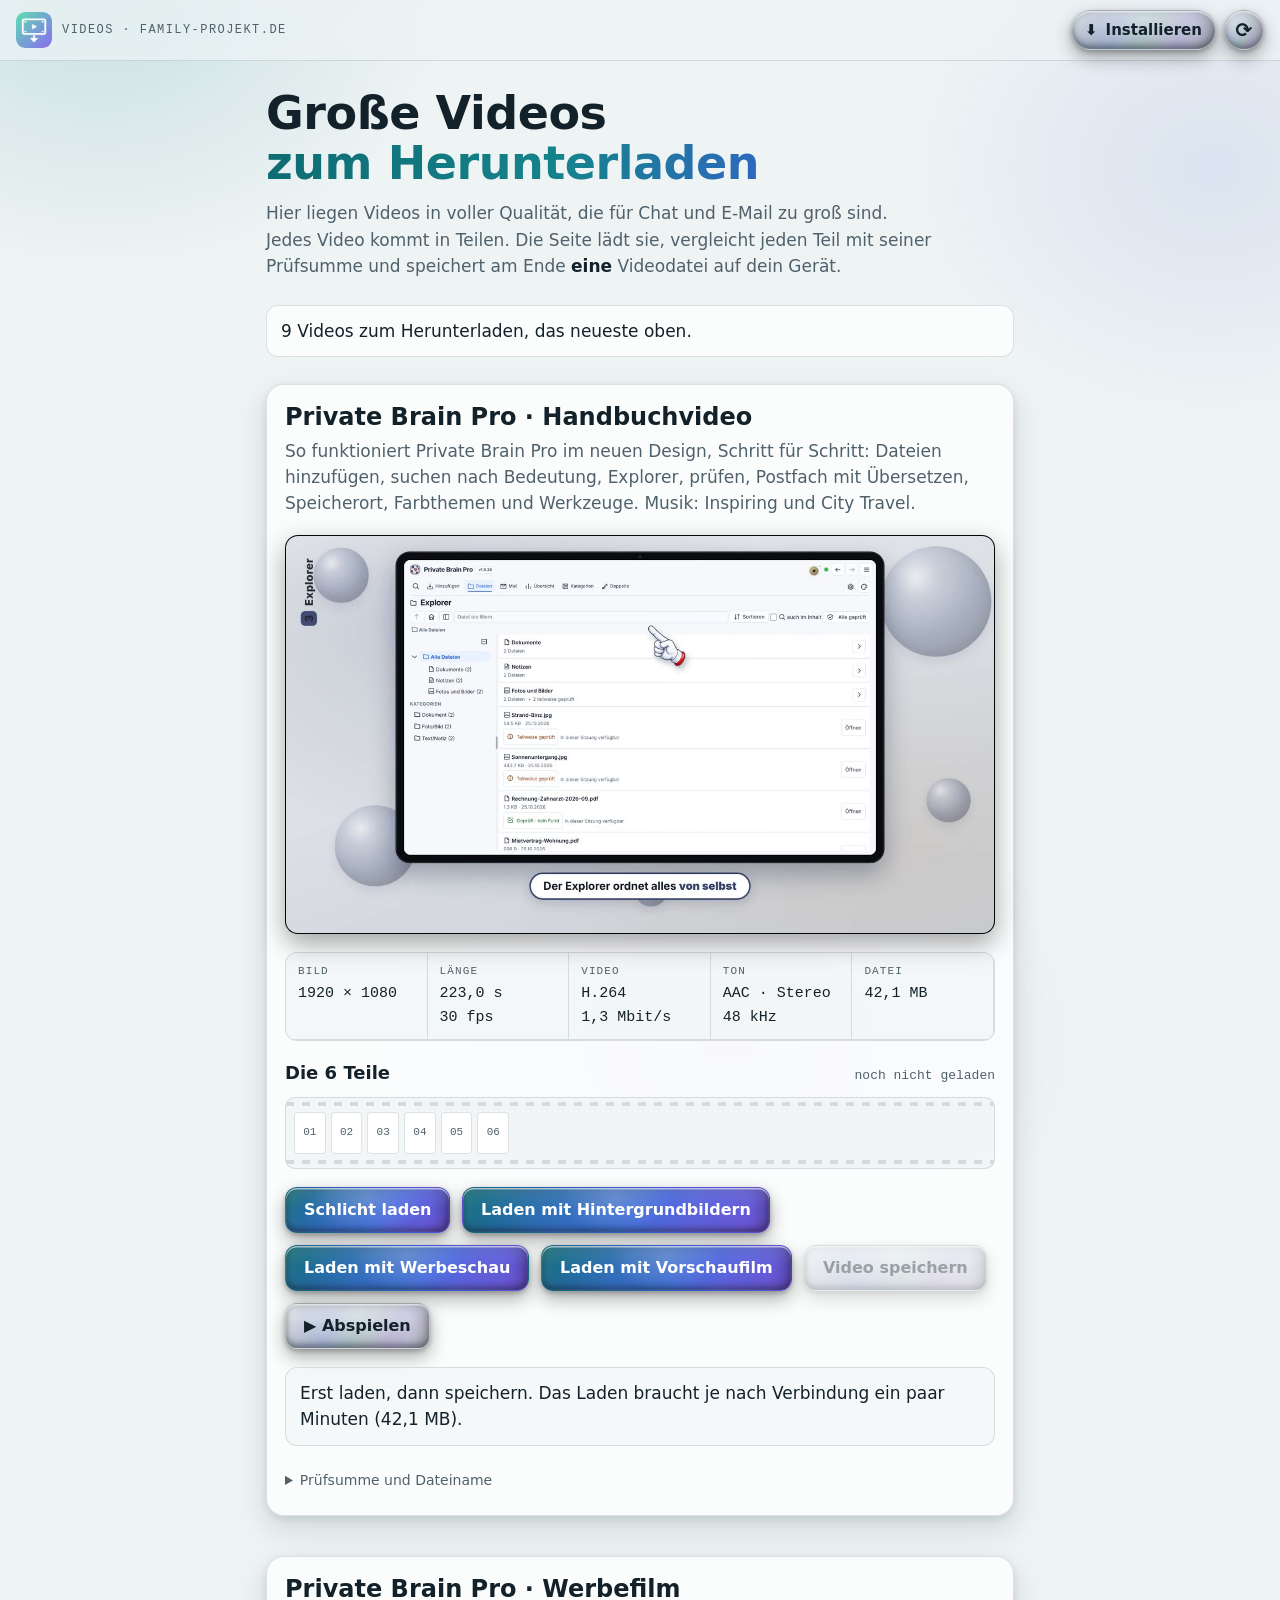
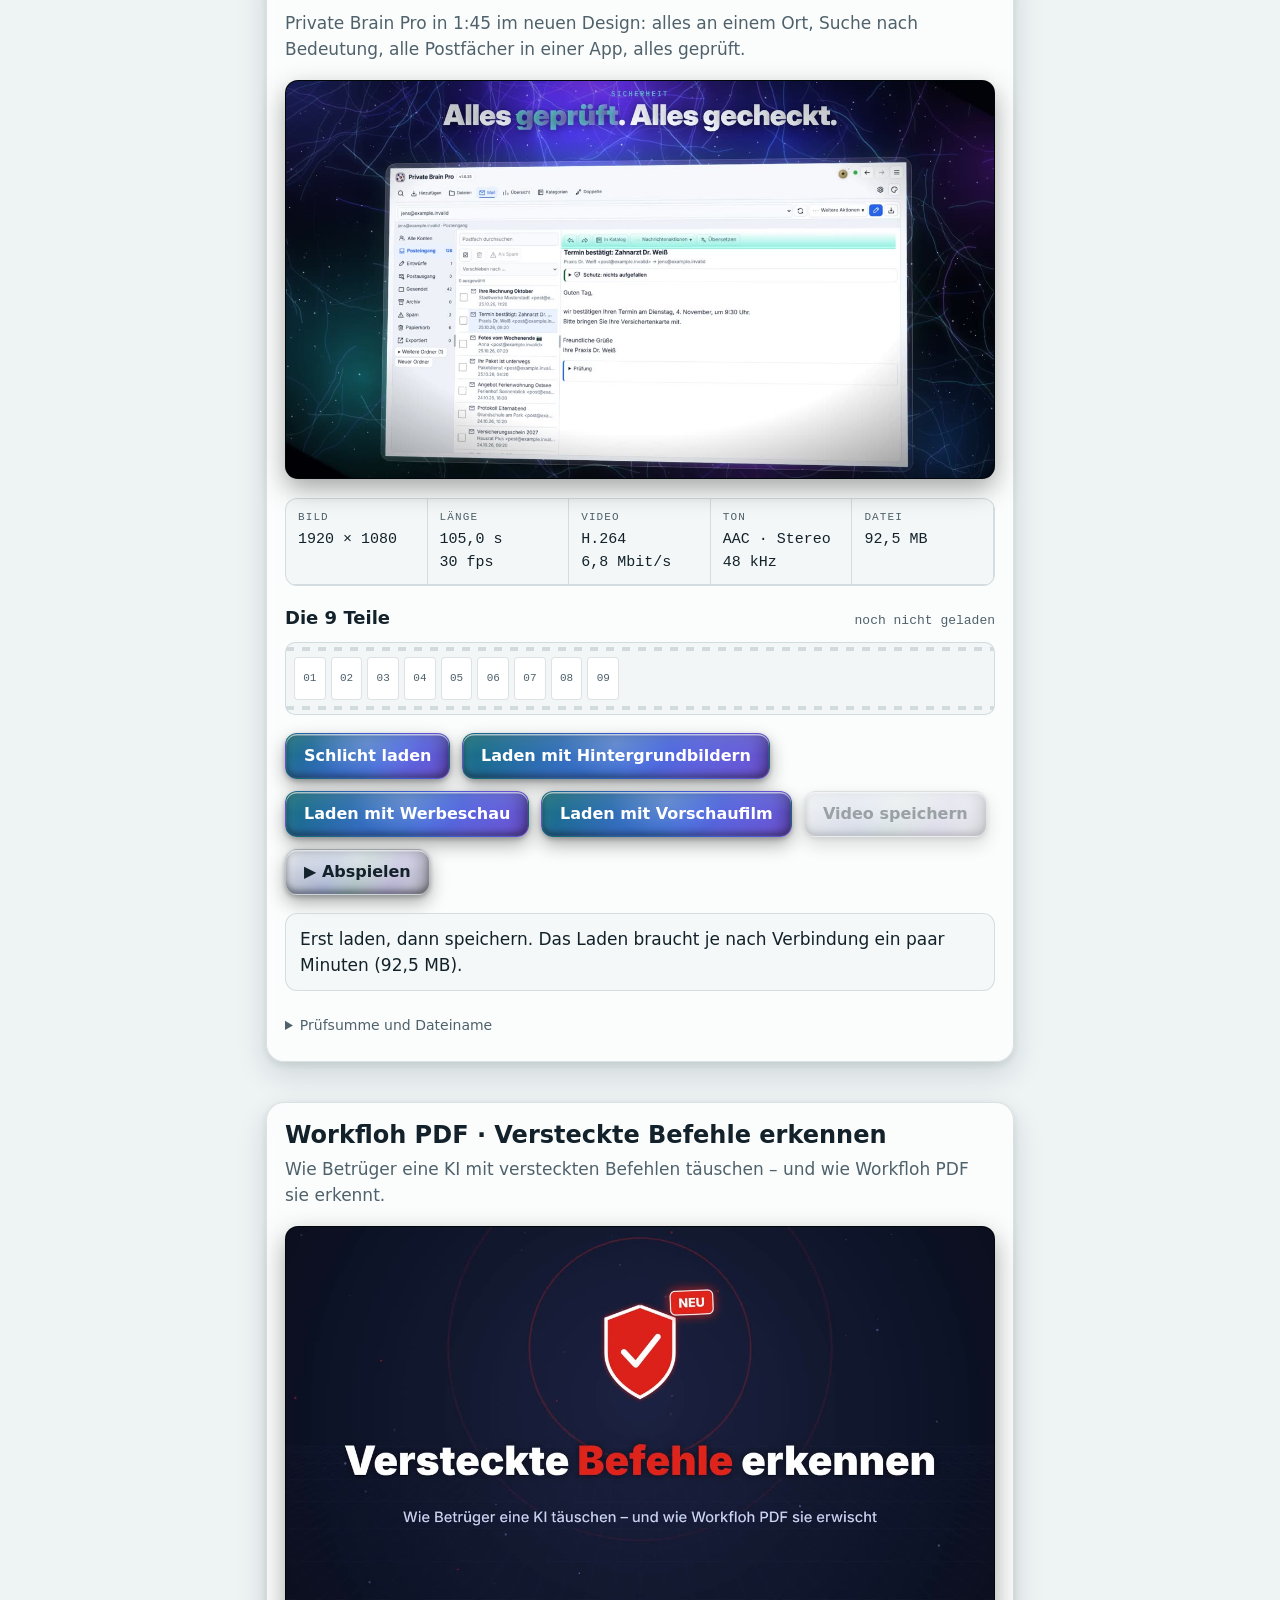
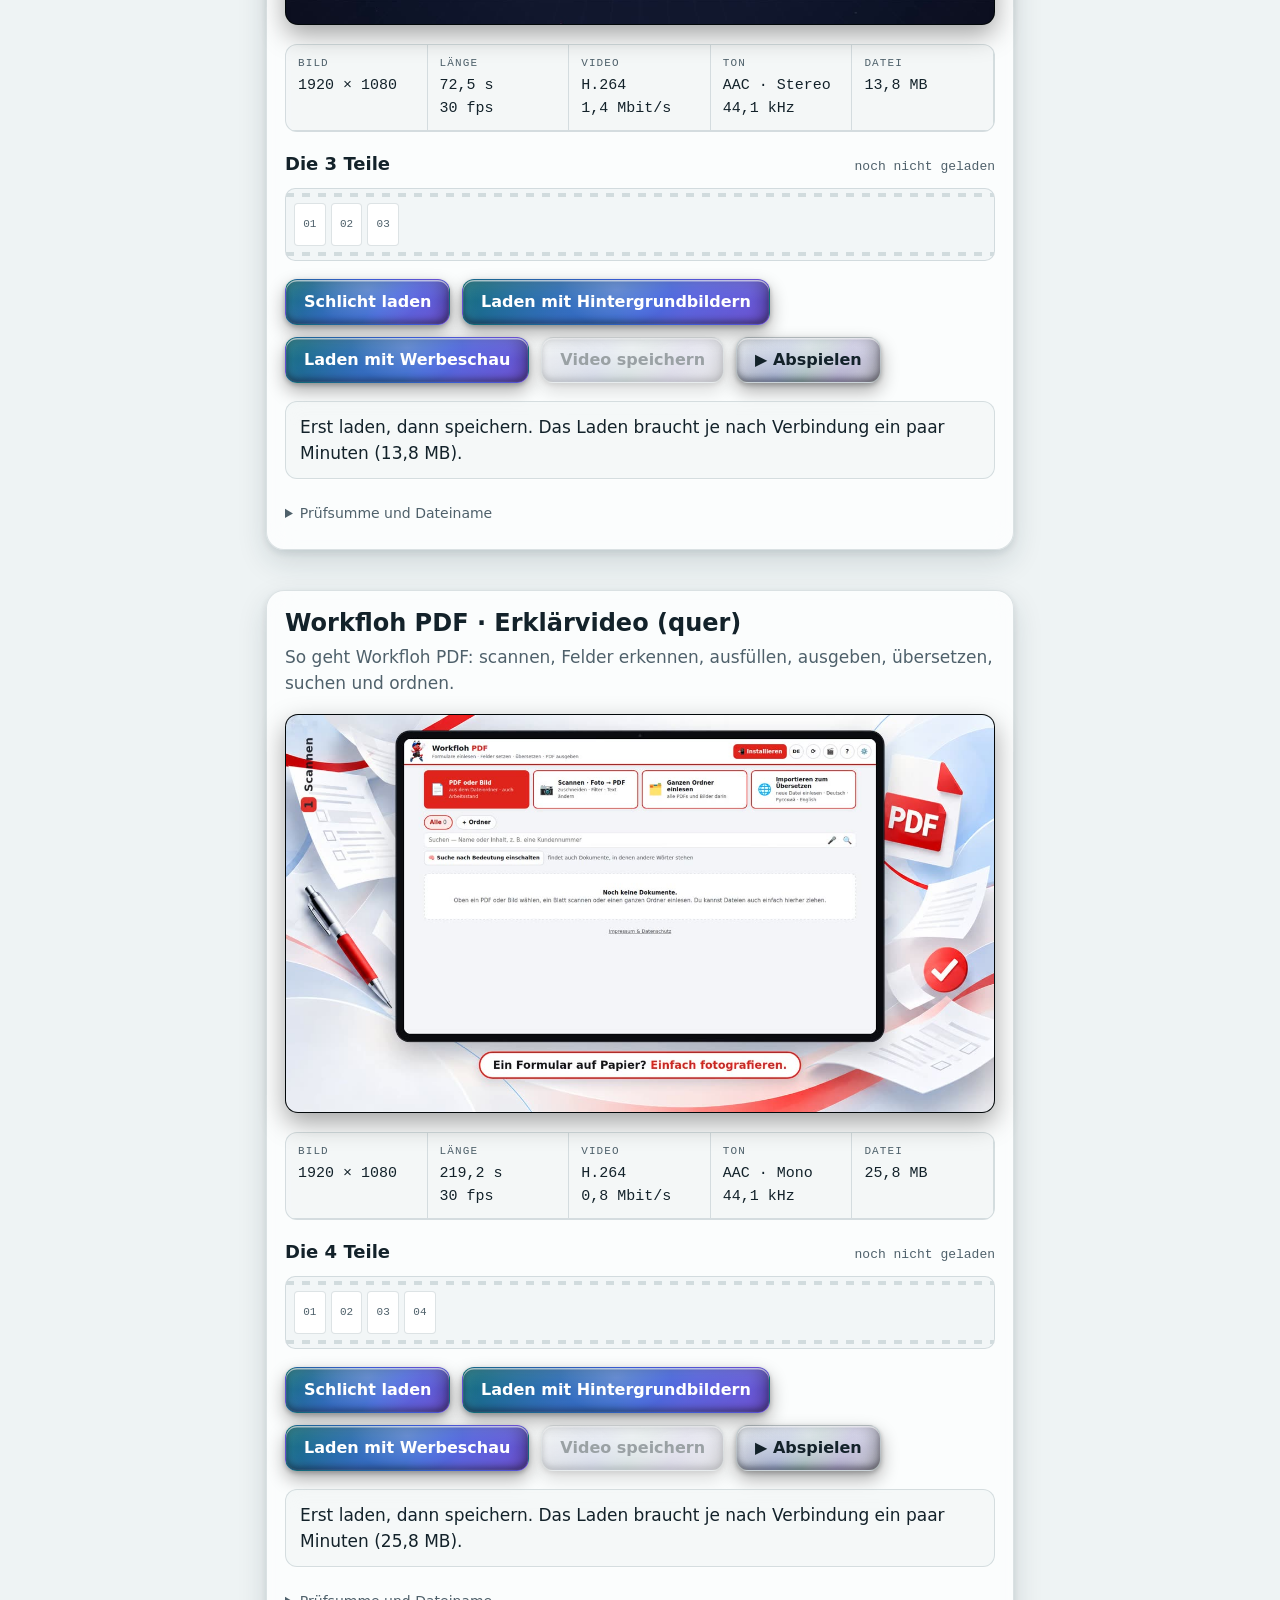
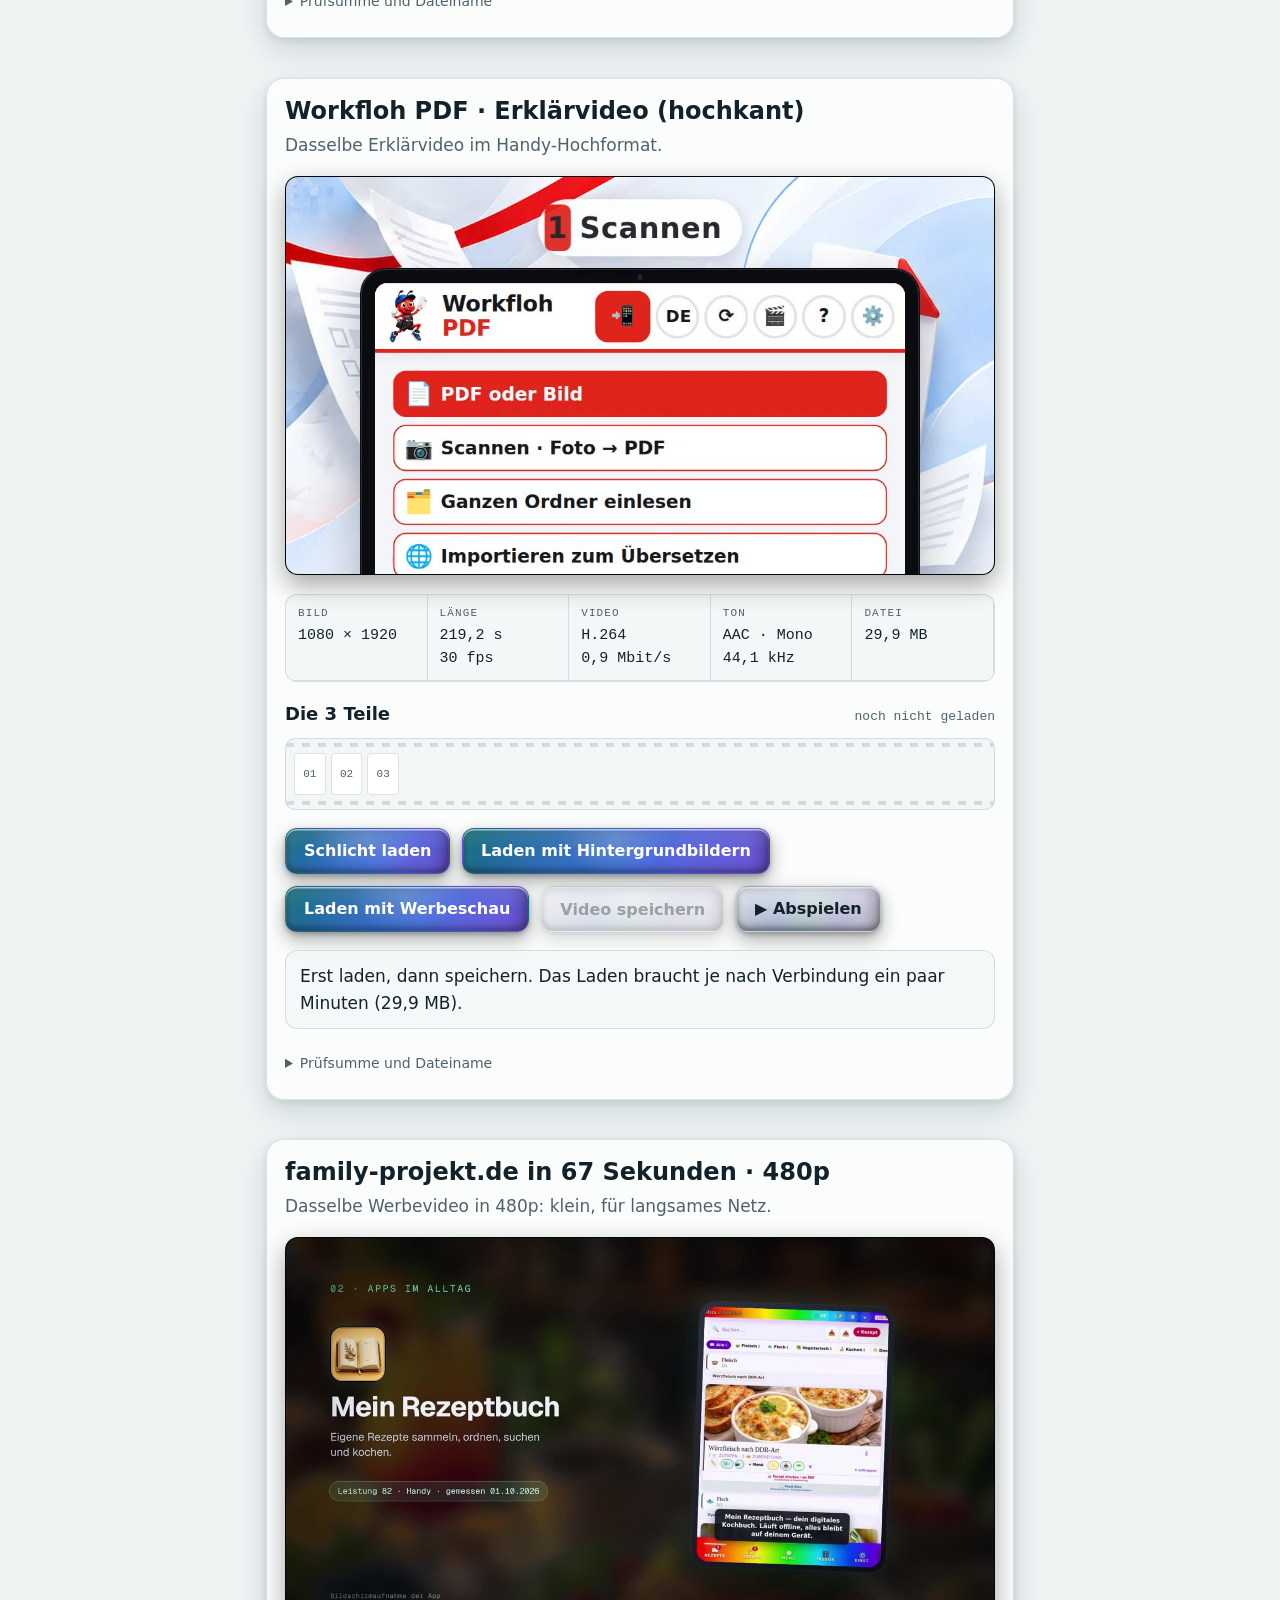
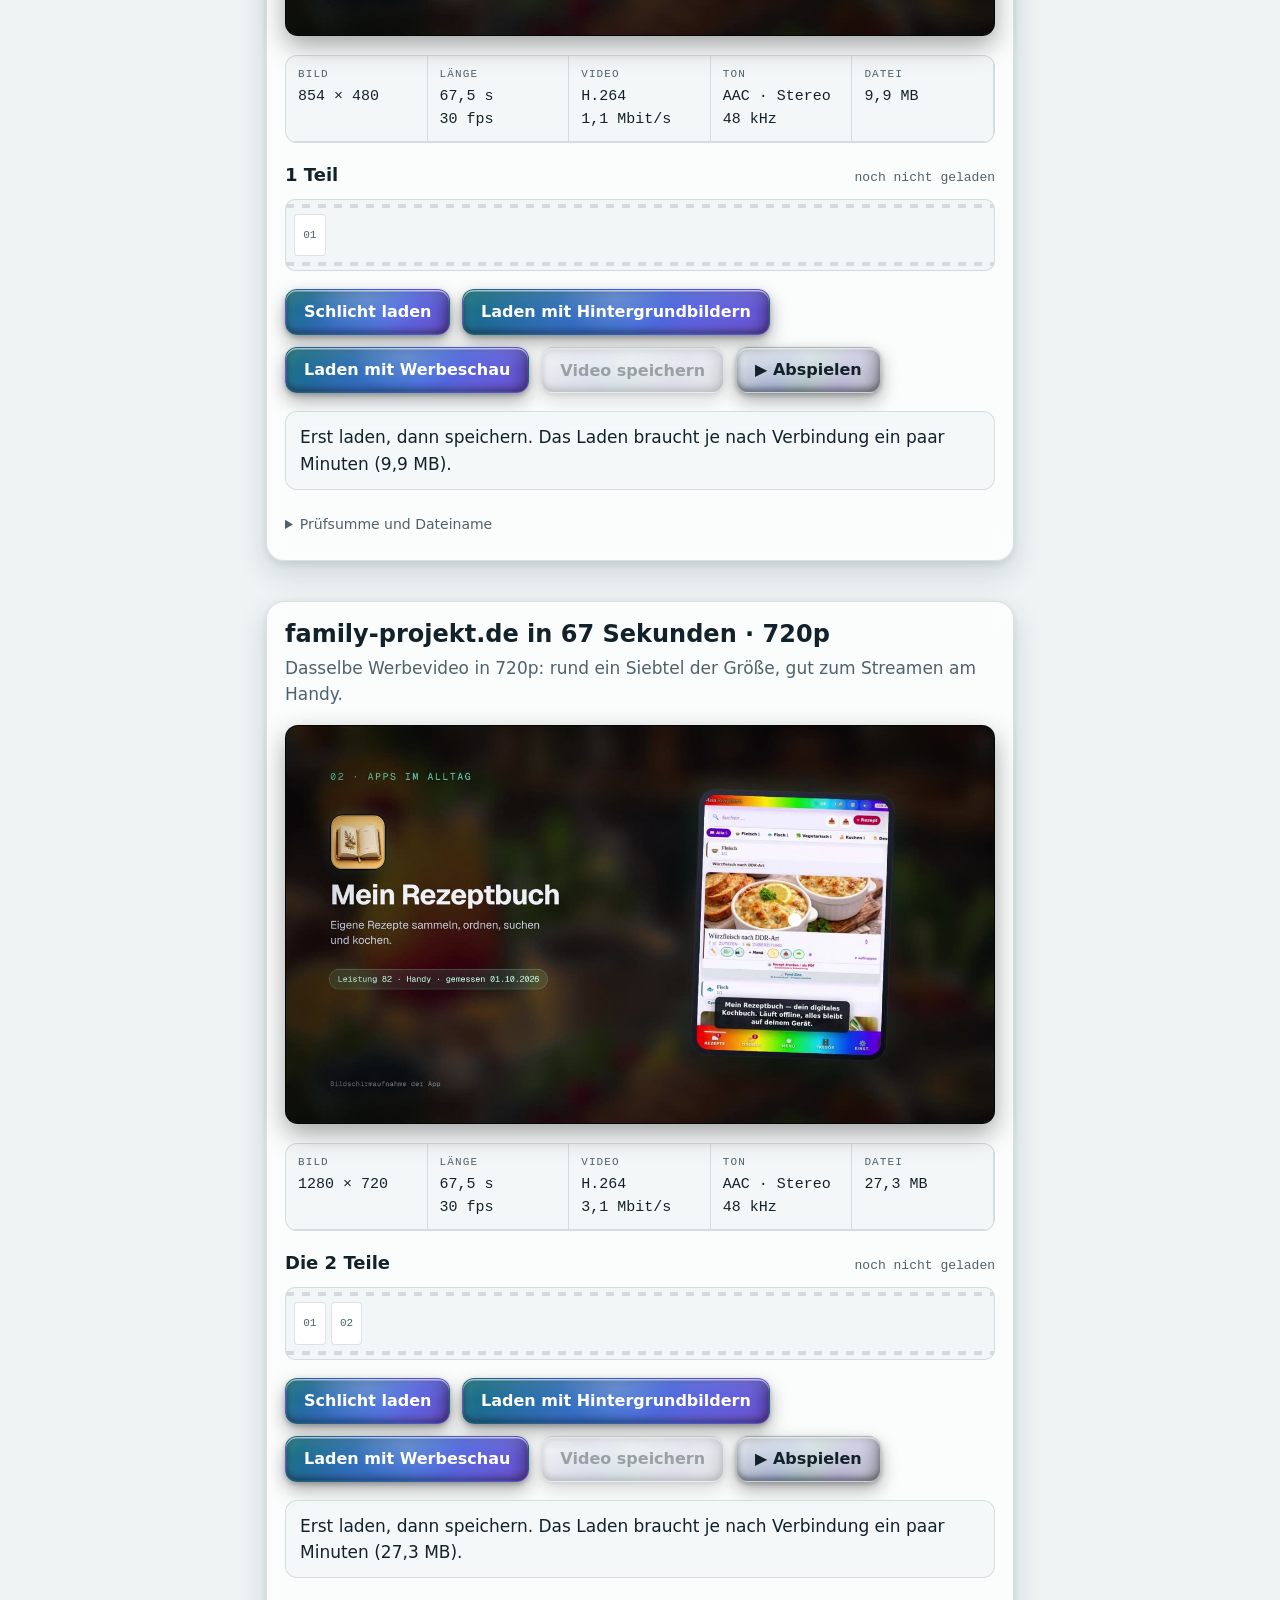
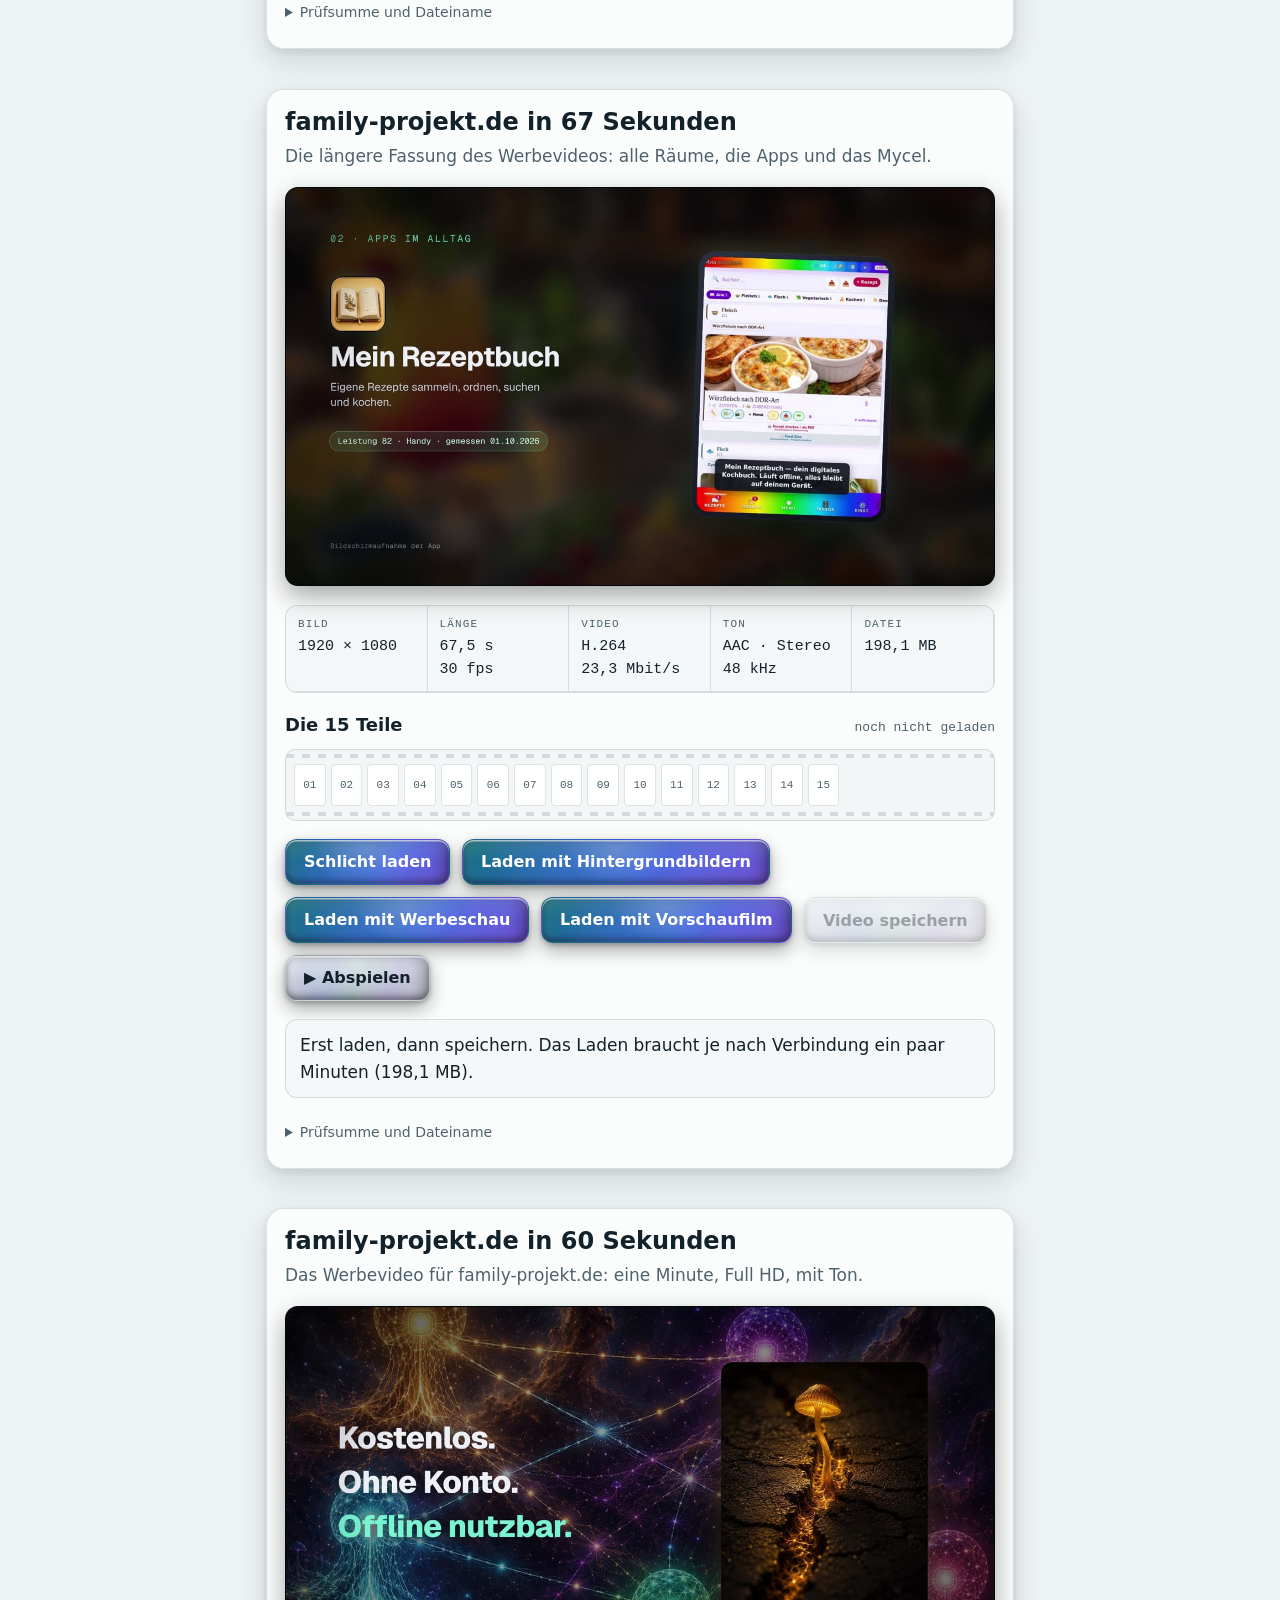
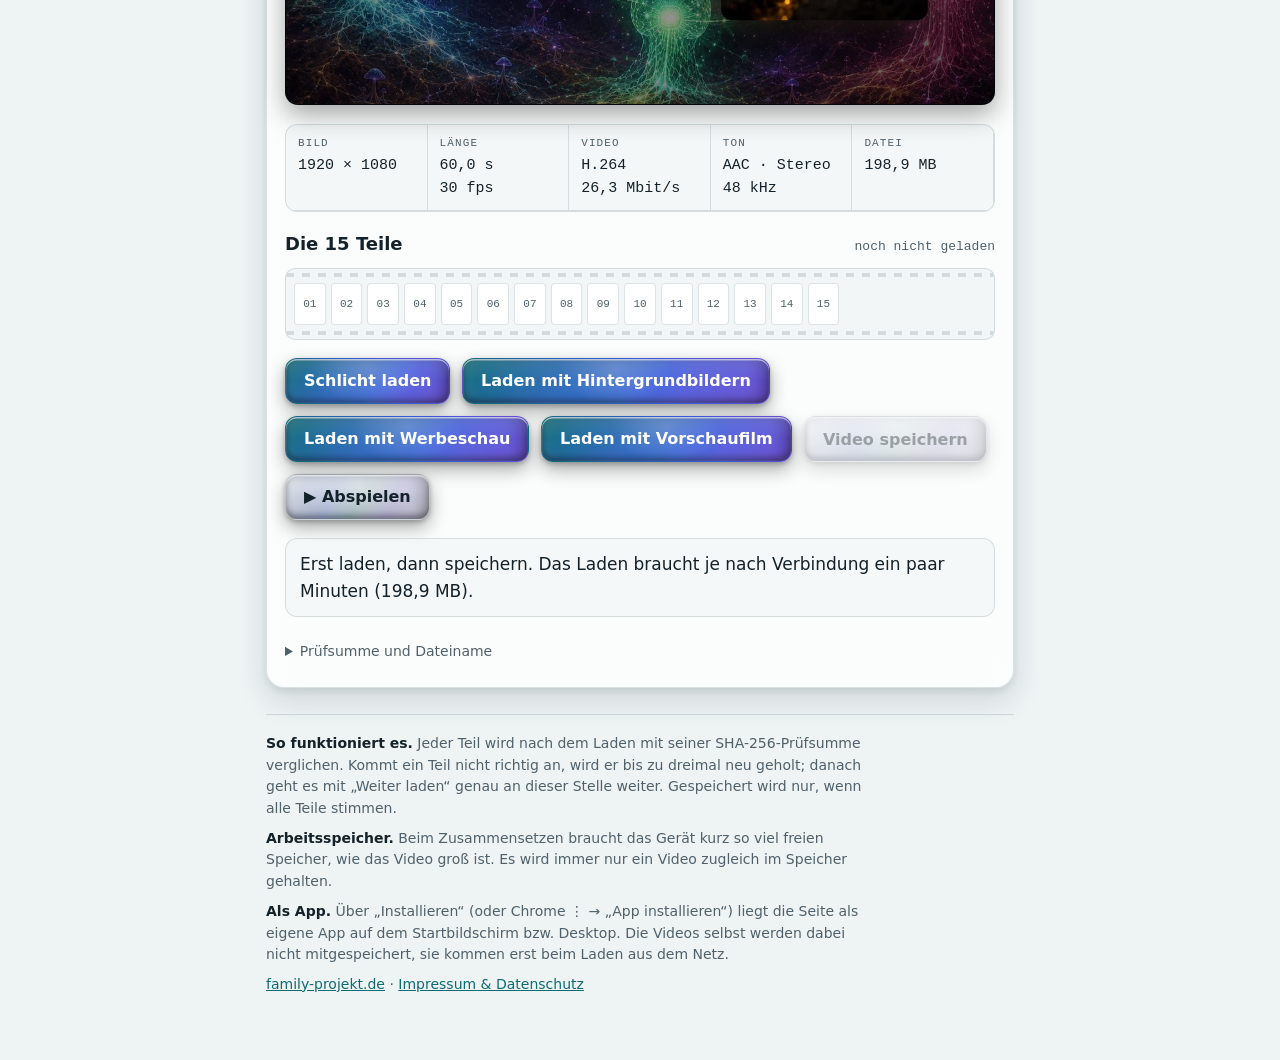
<file: index.html>
<!doctype html>
<html lang="de">
<head>
<meta charset="utf-8">
<meta name="viewport" content="width=device-width, initial-scale=1, viewport-fit=cover">
<title>family-projekt.de Videos</title>
<meta name="description" content="Große Videos von family-projekt.de in voller Qualität herunterladen. Jeder Teil wird mit seiner Prüfsumme verglichen.">
<meta name="theme-color" content="#0a1016">
<link rel="manifest" href="manifest.webmanifest">
<link rel="icon" type="image/png" sizes="48x48" href="icons/favicon-48.png?v=1">
<link rel="apple-touch-icon" href="icons/apple-touch-icon.png?v=1">
<link rel="stylesheet" href="assets/stil.css?v=4">
</head>
<body>
<header class="kopf">
  <a class="marke-link" href="./" aria-label="Videos von family-projekt.de — Startseite">
    <img src="icons/icon-192.png?v=1" alt="" width="36" height="36">
    <span class="marke">Videos · family-projekt.de</span>
  </a>
  <div class="werkzeug">
    <button type="button" class="rund" id="installieren" data-lage="nicht-angeboten" title="Als App installieren"><span aria-hidden="true">⬇</span><span class="t"> Installieren</span></button>
    <button type="button" class="rund" id="neuladen" aria-label="Neue Version laden (Vorrat leeren und neu laden)" title="Neue Version laden (Vorrat leeren und neu laden)"><span aria-hidden="true">⟳</span></button>
  </div>
</header>

<main class="blatt">
  <section class="einstieg">
    <h1>Große Videos <span>zum Herunterladen</span></h1>
    <p class="einleitung">Hier liegen Videos in voller Qualität, die für Chat und E-Mail zu groß sind. Jedes Video kommt in Teilen. Die Seite lädt sie, vergleicht jeden Teil mit seiner Prüfsumme und speichert am Ende <b>eine</b> Videodatei auf dein Gerät.</p>
  </section>

  <p class="meldung" id="liste-meldung" role="status" aria-live="polite">Die Liste wird geladen …</p>
  <noscript><p class="meldung" data-art="warn">Diese Seite braucht JavaScript: sie setzt die Teile zusammen und prüft sie.</p></noscript>

  <div id="liste" class="liste"></div>

  <footer class="kleingedruckt">
    <p><b>So funktioniert es.</b> Jeder Teil wird nach dem Laden mit seiner SHA-256-Prüfsumme verglichen. Kommt ein Teil nicht richtig an, wird er bis zu dreimal neu geholt; danach geht es mit „Weiter laden“ genau an dieser Stelle weiter. Gespeichert wird nur, wenn alle Teile stimmen.</p>
    <p><b>Arbeitsspeicher.</b> Beim Zusammensetzen braucht das Gerät kurz so viel freien Speicher, wie das Video groß ist. Es wird immer nur ein Video zugleich im Speicher gehalten.</p>
    <p><b>Als App.</b> Über „Installieren“ (oder Chrome ⋮ → „App installieren“) liegt die Seite als eigene App auf dem Startbildschirm bzw. Desktop. Die Videos selbst werden dabei nicht mitgespeichert, sie kommen erst beim Laden aus dem Netz.</p>
    <p><a href="https://family-projekt.de/" rel="noopener">family-projekt.de</a> · <a href="https://family-projekt.de/impressum.html" rel="noopener">Impressum &amp; Datenschutz</a></p>
  </footer>
</main>

<template id="karte-vorlage">
  <article class="video">
    <header class="video-kopf">
      <h2 data-feld="titel"></h2>
      <p class="beschreibung" data-feld="beschreibung"></p>
    </header>
    <div class="vorschau" data-feld="vorschau"></div>
    <dl class="klappe" aria-label="Daten des Videos">
      <div><dt>Bild</dt><dd data-feld="bild"></dd></div>
      <div><dt>Länge</dt><dd data-feld="laenge"></dd></div>
      <div><dt>Video</dt><dd data-feld="video"></dd></div>
      <div><dt>Ton</dt><dd data-feld="ton"></dd></div>
      <div><dt>Datei</dt><dd data-feld="datei"></dd></div>
    </dl>
    <section class="streifen-teil">
      <div class="streifen-kopf">
        <h3 data-feld="teile-titel"></h3>
        <span class="stand" data-feld="stand">noch nicht geladen</span>
      </div>
      <div class="streifen" role="list" data-feld="streifen"></div>
    </section>
    <div class="knoepfe">
      <button type="button" class="haupt" data-knopf="laden">Schlicht laden</button>
      <button type="button" class="haupt" data-knopf="laden-bilder">Laden mit Hintergrundbildern</button>
      <button type="button" class="haupt" data-knopf="laden-schau">Laden mit Werbeschau</button>
      <button type="button" class="haupt" data-knopf="laden-film" hidden>Laden mit Vorschaufilm</button>
      <button type="button" class="zweit" data-knopf="speichern" disabled>Video speichern</button>
      <button type="button" class="zweit" data-knopf="abspielen">▶ Abspielen</button>
      <button type="button" class="zweit" data-knopf="stopp" hidden>⏹ Stopp</button>
      <button type="button" class="zweit" data-knopf="zurueck" hidden>← Zurück</button>
    </div>
    <p class="meldung" role="status" aria-live="polite" data-feld="meldung">Erst laden, dann speichern.</p>
    <details class="pruefung">
      <summary>Prüfsumme und Dateiname</summary>
      <p>Dateiname beim Speichern: <span class="mono" data-feld="dateiname"></span></p>
      <p>Größe: <span class="mono" data-feld="bytes"></span> Bytes</p>
      <p>SHA-256 der ganzen Datei:</p>
      <p class="mono pruefsumme" data-feld="sha256"></p>
    </details>
  </article>
</template>

<script src="assets/laden.js?v=9"></script>
</body>
</html>
</file>
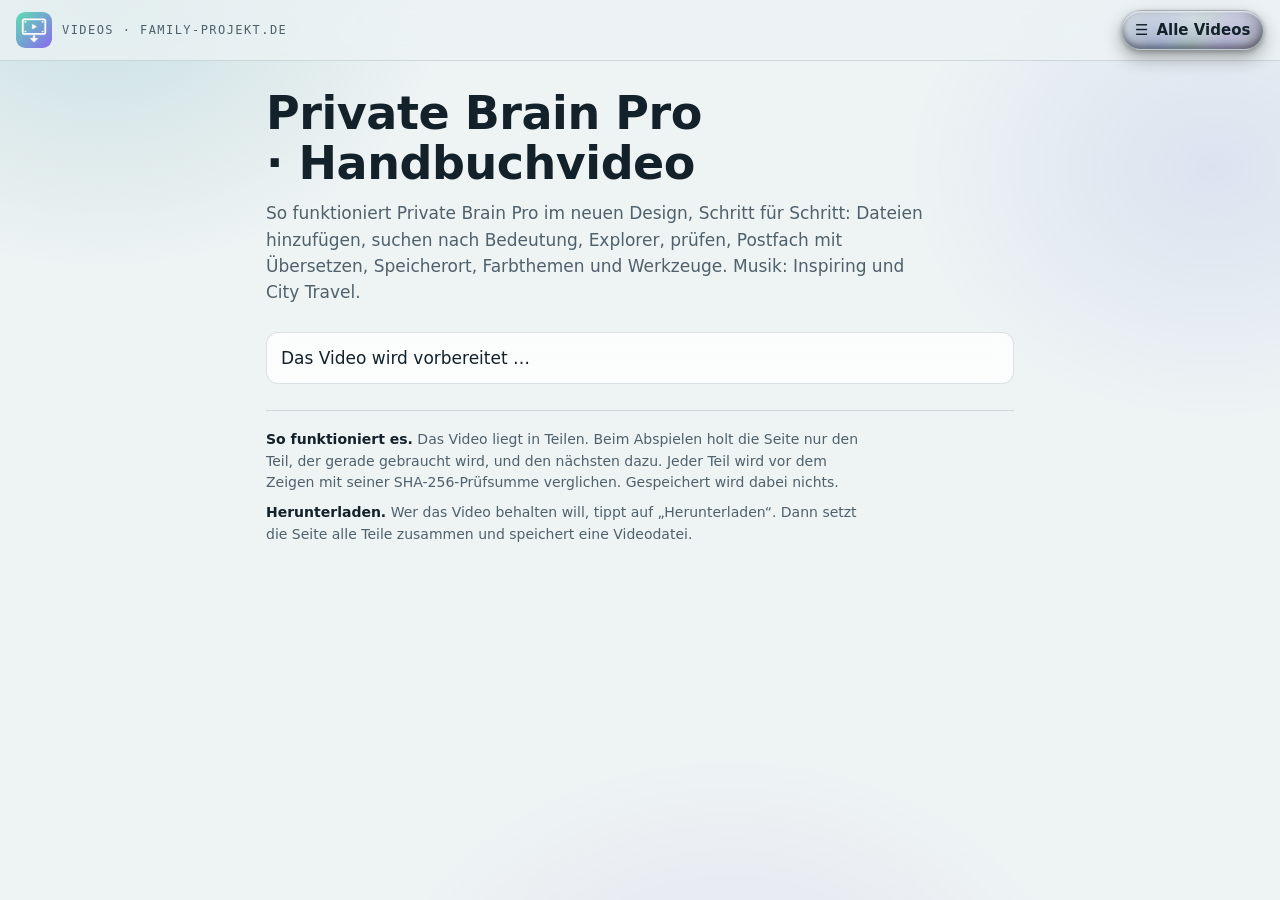
<file: abspielen.html>
<!doctype html>
<html lang="de">
<head>
<meta charset="utf-8">
<meta name="viewport" content="width=device-width, initial-scale=1, viewport-fit=cover">
<title>Werbevideo abspielen · family-projekt.de</title>
<meta name="description" content="Das Werbevideo von family-projekt.de direkt ansehen. Es lädt beim Abspielen; jeder Teil wird mit seiner Prüfsumme verglichen.">
<meta name="theme-color" content="#0a1016">
<link rel="manifest" href="manifest.webmanifest">
<link rel="icon" type="image/png" sizes="48x48" href="icons/favicon-48.png?v=1">
<link rel="apple-touch-icon" href="icons/apple-touch-icon.png?v=1">
<link rel="stylesheet" href="assets/stil.css?v=4">
</head>
<body>
<header class="kopf">
  <a class="marke-link" href="./" aria-label="Videos von family-projekt.de — Startseite">
    <img src="icons/icon-192.png?v=1" alt="" width="36" height="36">
    <span class="marke">Videos · family-projekt.de</span>
  </a>
  <div class="werkzeug">
    <a class="rund" href="./" title="Alle Videos"><span aria-hidden="true">☰</span><span class="t"> Alle Videos</span></a>
  </div>
</header>

<main class="blatt">
  <section class="einstieg">
    <h1 id="ab-titel">Werbevideo <span>ansehen</span></h1>
    <p class="einleitung" id="ab-beschreibung">Das Video lädt beim Abspielen. Reicht der Vorrat nicht, hält es kurz an und lädt vor.</p>
  </section>

  <p class="meldung" id="ab-meldung" role="status" aria-live="polite">Das Video wird vorbereitet …</p>
  <noscript><p class="meldung" data-art="warn">Diese Seite braucht JavaScript: sie setzt das Video aus geprüften Teilen zusammen.</p></noscript>

  <section class="spieler" id="spieler" hidden>
    <div class="spieler-bild">
      <video id="ab-video" preload="auto" playsinline></video>
      <p class="spieler-warte" id="ab-warte" hidden><span class="punkte" aria-hidden="true"><i></i><i></i><i></i><i></i><i></i><i></i><i></i><i></i></span>lädt kurz vor …</p>
    </div>
    <input type="range" id="ab-zeit" min="0" max="0" step="0.1" value="0" aria-label="Stelle im Video">
    <div class="spieler-zeilen">
      <span class="stand" id="ab-uhr">0:00 / 0:00</span>
      <span class="stand" id="ab-vorrat">vorgeladen bis 0:00</span>
    </div>
    <div class="knoepfe">
      <button type="button" class="zweit" id="ab-zurueck" aria-label="10 Sekunden zurück">⏪ 10 s</button>
      <button type="button" class="haupt" id="ab-spielen">▶ Abspielen</button>
      <button type="button" class="zweit" id="ab-vor" aria-label="10 Sekunden vor">10 s ⏩</button>
      <button type="button" class="zweit" id="ab-stopp">⏹ Stopp</button>
      <button type="button" class="zweit" id="ab-ton">🔊 Ton an</button>
      <button type="button" class="zweit" id="ab-voll">⛶ Vollbild</button>
    </div>
    <div class="knoepfe">
      <a class="knopf-link" id="ab-laden" href="./">⬇ Herunterladen (ganze Datei, geprüft)</a>
    </div>
  </section>

  <footer class="kleingedruckt">
    <p><b>So funktioniert es.</b> Das Video liegt in Teilen. Beim Abspielen holt die Seite nur den Teil, der gerade gebraucht wird, und den nächsten dazu. Jeder Teil wird vor dem Zeigen mit seiner SHA-256-Prüfsumme verglichen. Gespeichert wird dabei nichts.</p>
    <p><b>Herunterladen.</b> Wer das Video behalten will, tippt auf „Herunterladen“. Dann setzt die Seite alle Teile zusammen und speichert eine Videodatei.</p>
  </footer>
</main>
<script src="assets/abspielen.js?v=4"></script>
</body>
</html>
</file>
<file: assets/stil.css>
/* Videos · family-projekt.de
 *
 * Farben: Minze, Blau und Violett von family-projekt.de, gemischt mit dem
 * Petrol des Sende-Prüfers. Dunkel ist die Grundlage (wie family-projekt.de),
 * hell kommt per Systemwahl.
 * Knöpfe: die Glas-Knöpfe von family-projekt.de (geschliffene Kante, Schimmer,
 * der der Maus folgt, Neigung zum Finger), nur schlanker.
 * Bewegung: an wenigen Stellen — Hintergrund, Überschrift, Karten beim
 * Erscheinen, Filmstreifen beim Laden, Abschluss. Bei „weniger Bewegung“ steht
 * alles still.
 * Nur Systemschriften — die Seite lädt nichts von fremden Rechnern. */
@property --rot { syntax: "<angle>"; inherits: false; initial-value: 0deg; }

:root {
  --bg: #0a1016; --bg2: #101921; --karte: rgba(19, 29, 37, .66);
  --linie: rgba(255, 255, 255, .10); --text: #e8f0f3; --leise: #97a9b4;
  --akzent: #5ad3cf;           /* zwischen Minze #6ee7d3 und Petrol #5cc2c9 */
  --akzent2: #a78bfa;          /* Violett, family-projekt.de */
  --akzent3: #7c9cff;          /* Blau, family-projekt.de */
  --petrol: #1b7f87;           /* Sende-Prüfer */
  --glanz: #8fe4ea;            /* Sende-Prüfer */
  --auf-akzent: #04161b;
  --warn: #f3b54a; --fehler: #ff8f7a; --ok-grund: rgba(90, 211, 207, .12);
  --kopf-grund: rgba(10, 16, 22, .62);
  --glow: 0 0 22px rgba(90, 211, 207, .24), 0 0 52px rgba(167, 139, 250, .14);
  --schatten: 0 14px 36px rgba(0, 0, 0, .42), 0 4px 10px rgba(0, 0, 0, .26);
  --holo-text: linear-gradient(100deg, #8fe4ea, #a9f4e6, #cfe0ff, #e6d4ff, #a9f4e6, #8fe4ea);
  --holo-rand: conic-gradient(from var(--rot), #5ad3cf, #7c9cff, #a78bfa, #8fe4ea, #1b7f87, #5ad3cf);
  --polar-a: rgba(27, 127, 135, .30); --polar-b: rgba(124, 156, 255, .16); --polar-c: rgba(167, 139, 250, .14);
  --f-titel: "Segoe UI", system-ui, -apple-system, Roboto, sans-serif;
  --f-text: system-ui, -apple-system, "Segoe UI", Roboto, sans-serif;
  --f-zahl: ui-monospace, "Cascadia Mono", "Roboto Mono", Menlo, monospace;
  color-scheme: dark;
}
@media (prefers-color-scheme: light) {
  :root:not([data-theme="dark"]) {
    --bg: #eef3f4; --bg2: #ffffff; --karte: rgba(255, 255, 255, .78);
    --linie: rgba(14, 60, 70, .14); --text: #13222a; --leise: #4f616b;
    --akzent: #0e6b72; --akzent2: #6d4fd1; --akzent3: #3a5bd6; --petrol: #0e6b72; --glanz: #15838b;
    --auf-akzent: #ffffff;
    --warn: #8a5000; --fehler: #b3261e; --ok-grund: rgba(14, 107, 114, .08);
    --kopf-grund: rgba(238, 243, 244, .72);
    --glow: 0 0 18px rgba(14, 107, 114, .18), 0 0 40px rgba(109, 79, 209, .10);
    --schatten: 0 12px 30px rgba(20, 50, 60, .14), 0 3px 8px rgba(20, 50, 60, .10);
    --holo-text: linear-gradient(100deg, #0e6b72, #15838b, #3a5bd6, #6d4fd1, #15838b, #0e6b72);
    --holo-rand: conic-gradient(from var(--rot), #0e6b72, #3a5bd6, #6d4fd1, #15838b, #0e6b72);
    --polar-a: rgba(21, 131, 139, .16); --polar-b: rgba(58, 91, 214, .10); --polar-c: rgba(109, 79, 209, .09);
    color-scheme: light;
  }
}
:root[data-theme="light"] {
  --bg: #eef3f4; --bg2: #ffffff; --karte: rgba(255, 255, 255, .78);
  --linie: rgba(14, 60, 70, .14); --text: #13222a; --leise: #4f616b;
  --akzent: #0e6b72; --akzent2: #6d4fd1; --akzent3: #3a5bd6; --petrol: #0e6b72; --glanz: #15838b;
  --auf-akzent: #ffffff;
  --warn: #8a5000; --fehler: #b3261e; --ok-grund: rgba(14, 107, 114, .08);
  --kopf-grund: rgba(238, 243, 244, .72);
  --glow: 0 0 18px rgba(14, 107, 114, .18), 0 0 40px rgba(109, 79, 209, .10);
  --schatten: 0 12px 30px rgba(20, 50, 60, .14), 0 3px 8px rgba(20, 50, 60, .10);
  --holo-text: linear-gradient(100deg, #0e6b72, #15838b, #3a5bd6, #6d4fd1, #15838b, #0e6b72);
  --holo-rand: conic-gradient(from var(--rot), #0e6b72, #3a5bd6, #6d4fd1, #15838b, #0e6b72);
  --polar-a: rgba(21, 131, 139, .16); --polar-b: rgba(58, 91, 214, .10); --polar-c: rgba(109, 79, 209, .09);
  color-scheme: light;
}

* { box-sizing: border-box; }
[hidden] { display: none !important; }
html { -webkit-text-size-adjust: 100%; }
body {
  margin: 0; background: var(--bg); color: var(--text);
  font-family: var(--f-text); font-size: 17px; line-height: 1.55;
  overflow-wrap: anywhere; overflow-x: hidden; min-height: 100vh;
}
a { color: var(--akzent); }

/* ── Bewegung 1: das Polarlicht im Hintergrund ──
   Drei weiche Farbflecken, die langsam wandern. Nur transform — kein Neuzeichnen. */
body::before {
  content: ""; position: fixed; inset: -20vmax; z-index: -1; pointer-events: none;
  background:
    radial-gradient(38vmax 30vmax at 20% 18%, var(--polar-a), transparent 70%),
    radial-gradient(34vmax 28vmax at 82% 30%, var(--polar-b), transparent 70%),
    radial-gradient(40vmax 32vmax at 55% 92%, var(--polar-c), transparent 70%);
  animation: polar 28s ease-in-out infinite alternate;
}
@keyframes polar {
  0%   { transform: translate3d(0, 0, 0) rotate(0deg) scale(1); }
  50%  { transform: translate3d(3vmax, -2vmax, 0) rotate(6deg) scale(1.06); }
  100% { transform: translate3d(-2vmax, 2vmax, 0) rotate(-4deg) scale(1.02); }
}

/* ── Kopfleiste: Glas ── */
.kopf {
  position: sticky; top: 0; z-index: 10;
  display: flex; align-items: center; justify-content: space-between; gap: 12px;
  padding: 10px 16px; background: var(--kopf-grund);
  backdrop-filter: blur(16px) saturate(1.3); -webkit-backdrop-filter: blur(16px) saturate(1.3);
  border-bottom: 1px solid var(--linie);
}
.marke-link { display: flex; align-items: center; gap: 10px; text-decoration: none; color: var(--text); min-width: 0; }
.marke-link img { border-radius: 9px; flex: none; animation: atmen 6s ease-in-out infinite; }
@keyframes atmen {
  0%, 100% { box-shadow: 0 0 0 0 rgba(90, 211, 207, 0), 0 4px 12px rgba(0, 0, 0, .3); }
  50%      { box-shadow: 0 0 18px 2px rgba(90, 211, 207, .35), 0 4px 12px rgba(0, 0, 0, .3); }
}
.marke {
  font-family: var(--f-zahl); font-size: 12px; letter-spacing: .12em;
  text-transform: uppercase; color: var(--leise);
  white-space: nowrap; overflow: hidden; text-overflow: ellipsis;
}
.werkzeug { display: flex; gap: 8px; flex: none; }

/* ── Glas-Knöpfe (aus family-projekt.de, schlanker) ──
   --rx/--ry/--mx/--my setzt laden.js aus der Zeigerlage: der Knopf neigt sich
   zum Finger, und der Schimmer läuft mit. --s drückt ihn beim Tippen ein. */
.knoepfe button, .rund {
  position: relative; isolation: isolate; overflow: hidden;
  display: inline-flex; align-items: center; justify-content: center; gap: 8px;
  cursor: pointer; border: 1px solid transparent; text-decoration: none;
  transform: perspective(620px) rotateX(var(--rx, 0deg)) rotateY(var(--ry, 0deg)) scale(var(--s, 1));
  transition: transform .14s ease, box-shadow .22s ease, opacity .2s, border-color .2s, color .2s;
  box-shadow:
    inset 0 1.5px .5px rgba(255, 255, 255, .55),   /* heller Schliff oben */
    inset 0 -3px 6px rgba(0, 0, 0, .40),           /* Wölbung unten */
    inset 8px 0 12px rgba(255, 255, 255, .05),
    inset -8px 0 14px rgba(0, 0, 0, .28),
    inset 0 0 0 1px rgba(255, 255, 255, .10),      /* Schliffkante */
    0 8px 18px rgba(0, 0, 0, .32), 0 2px 5px rgba(0, 0, 0, .24);
}
.knoepfe button::before, .rund::before {
  content: ""; position: absolute; inset: 0; border-radius: inherit; pointer-events: none; z-index: -1;
  background:
    radial-gradient(96px 64px at var(--mx, 50%) var(--my, 22%), rgba(255, 255, 255, .62), transparent 58%),
    linear-gradient(180deg, rgba(255, 255, 255, .30), rgba(255, 255, 255, 0) 48%),
    linear-gradient(115deg, transparent 26%,
      color-mix(in srgb, var(--akzent3) 60%, transparent) 43%,
      color-mix(in srgb, var(--akzent) 56%, transparent) 51%,
      color-mix(in srgb, var(--akzent2) 60%, transparent) 60%, transparent 76%);
  background-size: auto, auto, 240% 100%;
  background-position: 0 0, 0 0, var(--mx, 50%) 0;
  mix-blend-mode: screen; opacity: .38; transition: opacity .22s;
}
.knoepfe button::after, .rund::after {
  content: ""; position: absolute; inset: 0; border-radius: inherit; pointer-events: none; z-index: -1;
  background: radial-gradient(60% 140% at var(--mx, 50%) -10%, rgba(255, 255, 255, .45), transparent 42%);
  mix-blend-mode: screen; opacity: 0; transition: opacity .22s;
}
.knoepfe button:not(:disabled):hover::before, .rund:hover::before,
.knoepfe button:focus-visible::before, .rund:focus-visible::before { opacity: 1; }
.knoepfe button:not(:disabled):hover::after, .rund:hover::after,
.knoepfe button:focus-visible::after, .rund:focus-visible::after { opacity: .8; }
.knoepfe button:not(:disabled):active, .rund:active { --s: .96; }

.knoepfe { display: flex; flex-wrap: wrap; gap: 12px; }
.knoepfe button { font: 700 16px/1.2 var(--f-text); padding: 11px 18px; min-height: 46px; border-radius: 12px; }
button.haupt {
  background: linear-gradient(135deg, var(--akzent), var(--akzent3) 60%, var(--akzent2));
  color: var(--auf-akzent);
}
button.zweit {
  background: linear-gradient(180deg, rgba(140, 160, 175, .16), rgba(10, 18, 24, .22));
  border-color: var(--linie); color: var(--text);
}
button.haupt:not(:disabled):hover, button.zweit:not(:disabled):hover, .rund:hover {
  border-color: var(--akzent);
  box-shadow:
    inset 0 1.5px .5px rgba(255, 255, 255, .6), inset 0 -3px 6px rgba(0, 0, 0, .40),
    inset 0 0 0 1px rgba(255, 255, 255, .14), 0 12px 24px rgba(0, 0, 0, .40), var(--glow);
}
.knoepfe button:disabled { opacity: .42; cursor: default; transform: none; }

.rund {
  min-height: 40px; min-width: 40px; padding: 0 13px; border-radius: 999px;
  background: linear-gradient(180deg, rgba(140, 160, 175, .16), rgba(10, 18, 24, .22));
  border-color: var(--linie); color: var(--text); font: 600 15px/1 var(--f-text);
}
.rund[data-lage="angeboten"] { border-color: color-mix(in srgb, var(--akzent) 60%, var(--linie)); color: var(--akzent); }
#neuladen { padding: 0; font-size: 20px; }
#neuladen > span { display: inline-block; }
#neuladen[data-laedt] > span { animation: dreh .9s linear infinite; }
@keyframes dreh { to { transform: rotate(360deg); } }
@media (max-width: 420px) { .rund .t { display: none; } }

button:focus-visible, a:focus-visible, summary:focus-visible { outline: 3px solid var(--warn); outline-offset: 3px; }

/* ── Blatt ── */
.blatt { max-width: 780px; margin: 0 auto; padding: 28px 16px 64px; display: grid; gap: 26px; }

/* Bewegung 2: Einblenden beim Laden der Seite, Karten nacheinander (--i aus laden.js) */
.einstieg, #liste-meldung, .video, .kleingedruckt { animation: auftauchen .7s cubic-bezier(.2, .8, .2, 1) both; }
#liste-meldung { animation-delay: .08s; }
.video { animation-delay: calc(.12s + var(--i, 0) * .12s); }
@keyframes auftauchen {
  from { opacity: 0; transform: translateY(16px) scale(.985); filter: blur(6px); }
  to   { opacity: 1; transform: none; filter: none; }
}

h1 {
  font-family: var(--f-titel); font-weight: 800; font-size: clamp(30px, 6.4vw, 46px);
  line-height: 1.08; margin: 0; text-wrap: balance; letter-spacing: -.01em;
}
/* Bewegung 3: der Schriftzug schimmert wie bei family-projekt.de */
h1 span {
  background: var(--holo-text); background-size: 300% auto;
  -webkit-background-clip: text; background-clip: text; color: transparent;
  animation: holofluss 9s linear infinite;
}
@keyframes holofluss { to { background-position: 300% center; } }
.einleitung { margin: 12px 0 0; color: var(--leise); max-width: 62ch; }
.einleitung b { color: var(--text); }
.liste { display: grid; gap: 40px; }

/* ── Eine Video-Karte ── */
.video {
  position: relative; isolation: isolate;
  display: grid; gap: 18px; padding: 18px; border-radius: 18px; min-width: 0;
  background: var(--karte); border: 1px solid var(--linie); box-shadow: var(--schatten);
  backdrop-filter: blur(14px) saturate(1.2); -webkit-backdrop-filter: blur(14px) saturate(1.2);
}
/* Bewegung 4: ein Holo-Rand läuft um die Karte — beim Darüberfahren, beim Laden, am Ende */
.video::before {
  content: ""; position: absolute; inset: -1px; border-radius: inherit; padding: 1.5px; pointer-events: none;
  background: var(--holo-rand);
  -webkit-mask: linear-gradient(#000 0 0) content-box, linear-gradient(#000 0 0);
  -webkit-mask-composite: xor; mask-composite: exclude;
  opacity: 0; transition: opacity .45s;
}
.video:hover::before, .video:focus-within::before { opacity: .55; animation: holo-dreh 12s linear infinite; }
.video[data-lage="laedt"]::before { opacity: 1; animation: holo-dreh 3.2s linear infinite; }
.video[data-lage="fertig"]::before { opacity: .9; animation: holo-dreh 9s linear infinite; }
@keyframes holo-dreh { to { --rot: 360deg; } }

.video-kopf h2 { font-family: var(--f-titel); font-size: 24px; line-height: 1.2; margin: 0; }
.beschreibung { margin: 6px 0 0; color: var(--leise); }
.beschreibung:empty { display: none; }

/* Vorschau: neigt sich leicht zum Zeiger, Glanz folgt ihm */
.vorschau {
  position: relative; border-radius: 13px; overflow: hidden; border: 1px solid var(--linie);
  aspect-ratio: 16 / 9; max-width: 100%; background: #000;
  display: grid; place-items: center; color: #8fa3ae; font-size: 14px;
  transform: perspective(1000px) rotateX(var(--rx, 0deg)) rotateY(var(--ry, 0deg));
  transition: transform .2s ease, box-shadow .3s;
  box-shadow: 0 10px 26px rgba(0, 0, 0, .35);
}
.vorschau img { display: block; width: 100%; height: 100%; object-fit: cover; transition: transform 6s cubic-bezier(.2, .7, .2, 1); }
.vorschau:hover img { transform: scale(1.06); }
.vorschau::after {
  content: ""; position: absolute; inset: 0; pointer-events: none;
  background: radial-gradient(42% 60% at var(--mx, 50%) var(--my, 30%), rgba(255, 255, 255, .22), transparent 65%);
  mix-blend-mode: screen; opacity: 0; transition: opacity .3s;
}
.vorschau:hover::after { opacity: 1; }
/* Bewegung 5: beim Laden fährt eine Prüf-Linie über das Bild */
.vorschau::before {
  content: ""; position: absolute; left: 0; right: 0; top: 0; height: 26%; z-index: 1; pointer-events: none;
  background: linear-gradient(180deg, transparent, color-mix(in srgb, var(--glanz) 28%, transparent) 70%, color-mix(in srgb, var(--glanz) 80%, transparent) 98%, transparent);
  transform: translateY(-110%); opacity: 0;
}
.video[data-lage="laedt"] .vorschau::before { opacity: 1; animation: pruefen 2.4s cubic-bezier(.45, 0, .55, 1) infinite; }
@keyframes pruefen { from { transform: translateY(-110%); } to { transform: translateY(420%); } }

/* Die Klappe: Daten des Films wie auf einer Filmklappe */
dl { margin: 0; }
.klappe {
  display: grid; grid-template-columns: repeat(auto-fit, minmax(140px, 1fr));
  border: 1px solid var(--linie); border-radius: 12px; overflow: hidden;
  background: color-mix(in srgb, var(--bg) 60%, transparent);
}
.klappe div { padding: 10px 12px; border-right: 1px solid var(--linie); border-bottom: 1px solid var(--linie); min-width: 0; }
.klappe dt { font-family: var(--f-zahl); font-size: 11px; letter-spacing: .1em; text-transform: uppercase; color: var(--leise); }
.klappe dd { margin: 2px 0 0; font-family: var(--f-zahl); font-size: 15px; font-variant-numeric: tabular-nums; white-space: pre-line; }
.klappe dd[data-leer] { color: var(--leise); font-style: italic; }

/* ── Filmstreifen: jedes Feld leuchtet, wenn sein Teil geprüft ist ── */
.streifen-kopf { display: flex; justify-content: space-between; align-items: baseline; gap: 12px; flex-wrap: wrap; }
.streifen-kopf h3 { font-family: var(--f-titel); font-weight: 650; font-size: 18px; margin: 0; }
.stand { font-family: var(--f-zahl); font-size: 13px; color: var(--leise); font-variant-numeric: tabular-nums; }
.streifen {
  margin-top: 10px; padding: 14px 8px; border-radius: 10px;
  background: color-mix(in srgb, var(--bg) 70%, transparent); border: 1px solid var(--linie);
  display: grid; grid-template-columns: repeat(auto-fill, minmax(30px, 1fr)); gap: 5px;
  position: relative; overflow: hidden;
}
.streifen::before, .streifen::after {
  content: ""; position: absolute; left: 0; right: 0; height: 4px;
  background: repeating-linear-gradient(90deg, var(--linie) 0 8px, transparent 8px 16px);
}
.streifen::before { top: 4px; } .streifen::after { bottom: 4px; }
/* Bewegung 6: beim Laden laufen die Perforationen wie ein Film durch die Maschine */
.video[data-lage="laedt"] .streifen::before,
.video[data-lage="laedt"] .streifen::after { animation: transport .6s linear infinite; }
@keyframes transport { to { background-position: 16px 0; } }

.feld {
  aspect-ratio: 3 / 4; border-radius: 4px; border: 1px solid var(--linie);
  background: var(--bg2); display: grid; place-items: center;
  font-family: var(--f-zahl); font-size: 11px; color: var(--leise);
  transition: background .25s, color .25s, border-color .25s;
}
.feld[data-lage="laedt"] {
  border-color: var(--akzent); color: var(--akzent);
  background: linear-gradient(110deg, var(--bg2) 30%, color-mix(in srgb, var(--akzent) 30%, var(--bg2)) 50%, var(--bg2) 70%);
  background-size: 250% 100%; animation: laedt 1.1s linear infinite;
}
@keyframes laedt { from { background-position: 125% 0; } to { background-position: -125% 0; } }
.feld[data-lage="ok"] {
  background: linear-gradient(160deg, var(--akzent), var(--akzent3));
  border-color: transparent; color: var(--auf-akzent);
  animation: sitzt .5s cubic-bezier(.3, 1.6, .5, 1) both;
}
@keyframes sitzt { from { transform: scale(.55); } 60% { transform: scale(1.12); } to { transform: scale(1); } }
.feld[data-lage="fehler"] { border-color: var(--fehler); color: var(--fehler); animation: wackeln .45s ease both; }
@keyframes wackeln {
  0%, 100% { transform: translateX(0); } 20% { transform: translateX(-4px); } 40% { transform: translateX(4px); }
  60% { transform: translateX(-3px); } 80% { transform: translateX(2px); }
}
/* Bewegung 7: alles geprüft — eine Lichtwelle läuft einmal über den Streifen */
.video[data-lage="fertig"] .feld[data-lage="ok"] { animation: welle 1.1s ease both; animation-delay: calc(var(--i, 0) * 45ms); }
@keyframes welle {
  0%   { transform: none; filter: none; }
  40%  { transform: translateY(-4px) scale(1.08); filter: brightness(1.35) drop-shadow(0 0 6px var(--glanz)); }
  100% { transform: none; filter: none; }
}
/* Fertig: der Speichern-Knopf pulst sanft, bis er gedrückt wird */
.video[data-lage="fertig"] button.haupt[data-knopf="speichern"]:not(:disabled) { animation: ruf 2.6s ease-in-out infinite; }
@keyframes ruf {
  0%, 100% { box-shadow: inset 0 1.5px .5px rgba(255, 255, 255, .55), inset 0 -3px 6px rgba(0, 0, 0, .40), inset 0 0 0 1px rgba(255, 255, 255, .10), 0 8px 18px rgba(0, 0, 0, .32), 0 0 0 0 color-mix(in srgb, var(--akzent) 55%, transparent); }
  50%      { box-shadow: inset 0 1.5px .5px rgba(255, 255, 255, .55), inset 0 -3px 6px rgba(0, 0, 0, .40), inset 0 0 0 1px rgba(255, 255, 255, .10), 0 8px 18px rgba(0, 0, 0, .32), 0 0 0 9px color-mix(in srgb, var(--akzent) 0%, transparent); }
}

/* ── Meldungen ── */
.meldung {
  margin: 0; padding: 12px 14px; border-radius: 12px; border: 1px solid var(--linie);
  background: var(--karte); min-height: 48px;
  backdrop-filter: blur(10px); -webkit-backdrop-filter: blur(10px);
}
.video .meldung { background: color-mix(in srgb, var(--bg) 60%, transparent); }
.meldung[data-art="gut"] { border-color: var(--akzent); background: var(--ok-grund); animation: aufleuchten .8s ease both; }
.meldung[data-art="warn"] { border-color: var(--warn); }
.meldung[data-art="fehler"] { border-color: var(--fehler); animation: wackeln .45s ease both; }
@keyframes aufleuchten { from { box-shadow: 0 0 0 0 color-mix(in srgb, var(--akzent) 45%, transparent); } to { box-shadow: 0 0 0 12px transparent; } }

.pruefung { font-size: 14px; color: var(--leise); }
.pruefung summary { cursor: pointer; padding: 6px 0; }
.pruefung p { margin: 4px 0; }
.mono { font-family: var(--f-zahl); color: var(--text); }
.pruefsumme { font-size: 12px; overflow-wrap: anywhere; }

.kleingedruckt {
  font-size: 14px; color: var(--leise); display: grid; gap: 8px;
  border-top: 1px solid var(--linie); padding-top: 18px; animation-delay: .25s;
}
.kleingedruckt p { margin: 0; max-width: 68ch; }
.kleingedruckt b { color: var(--text); }

/* ── Hinweis zum Installieren ── */
#install-meldung {
  position: fixed; right: 12px; top: 66px; z-index: 20; max-width: min(420px, calc(100vw - 24px));
  background: var(--karte); border: 1px solid var(--linie); border-radius: 14px;
  backdrop-filter: blur(18px) saturate(1.3); -webkit-backdrop-filter: blur(18px) saturate(1.3);
  padding: 12px 14px; box-shadow: var(--schatten), var(--glow); font-size: 15px; line-height: 1.45;
  white-space: pre-line; animation: einfliegen .45s cubic-bezier(.2, .9, .3, 1.2) both;
}
@keyframes einfliegen { from { opacity: 0; transform: translateY(-12px) scale(.96); } to { opacity: 1; transform: none; } }
#install-meldung .rund { float: right; margin: -4px -4px 4px 8px; }

/* Wer weniger Bewegung wünscht, bekommt eine ruhige Seite. */
@media (prefers-reduced-motion: reduce) {
  *, *::before, *::after { animation: none !important; transition: none !important; }
  .knoepfe button, .rund, .vorschau { transform: none !important; }
  .vorschau:hover img { transform: none; }
}

/* ── Abspielen (abspielen.html) ── */
.spieler { display: grid; gap: 12px; animation: auftauchen .7s cubic-bezier(.2, .8, .2, 1) both; }
.spieler-bild { position: relative; border-radius: 16px; overflow: hidden; border: 1px solid var(--linie); background: #000; aspect-ratio: 16 / 9; }
.spieler-bild video { display: block; width: 100%; height: 100%; object-fit: contain; background: #000; }
.spieler-warte { position: absolute; left: 50%; top: 50%; transform: translate(-50%, -50%); margin: 0; padding: 8px 14px; border-radius: 10px;
  background: color-mix(in srgb, #000 70%, transparent); color: #fff; font-family: var(--f-zahl); font-size: 14px; }
/* Punkte im Kreis: es lädt noch, die Leitung ist nicht weg (wie im Rahmen-Spieler, 24 px). */
.spieler-warte { display: flex; align-items: center; gap: 8px; }
.spieler-warte[hidden] { display: none; }
.punkte { position: relative; flex: 0 0 auto; width: 24px; height: 24px; animation: punkte-kreis .9s steps(8) infinite; }
.punkte i { position: absolute; left: 9.5px; top: 0; width: 5px; height: 5px; border-radius: 50%; background: currentColor; transform-origin: 2.5px 12px; }
.punkte i:nth-child(1) { transform: rotate(0deg); opacity: 0.125; }
.punkte i:nth-child(2) { transform: rotate(45deg); opacity: 0.250; }
.punkte i:nth-child(3) { transform: rotate(90deg); opacity: 0.375; }
.punkte i:nth-child(4) { transform: rotate(135deg); opacity: 0.500; }
.punkte i:nth-child(5) { transform: rotate(180deg); opacity: 0.625; }
.punkte i:nth-child(6) { transform: rotate(225deg); opacity: 0.750; }
.punkte i:nth-child(7) { transform: rotate(270deg); opacity: 0.875; }
.punkte i:nth-child(8) { transform: rotate(315deg); opacity: 1.000; }
@keyframes punkte-kreis { to { transform: rotate(360deg); } }
#ab-zeit { width: 100%; accent-color: var(--akzent); min-height: 32px; }
.spieler-zeilen { display: flex; justify-content: space-between; gap: 12px; flex-wrap: wrap; }
.knopf-link { display: inline-flex; align-items: center; min-height: 46px; padding: 11px 18px; border-radius: 12px; font: 700 16px/1.2 var(--f-text);
  border: 1px solid var(--linie); background: var(--karte); color: var(--text); text-decoration: none; }
.knopf-link:hover { border-color: var(--akzent); color: var(--akzent); }
</file>
